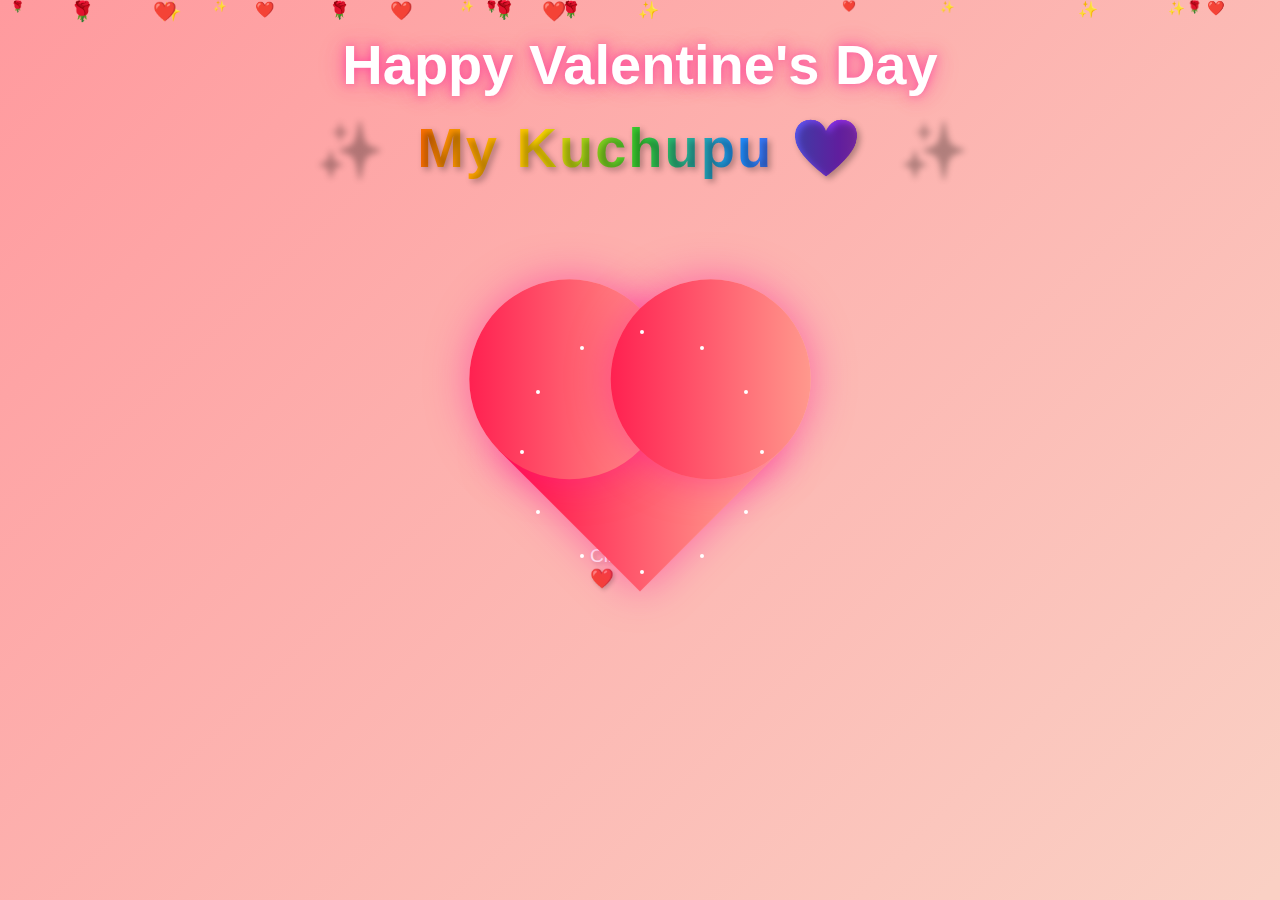
<file: index.html>
<!DOCTYPE html>
<html lang="en">
<head>
    <meta charset="UTF-8">
    <meta name="viewport" content="width=device-width, initial-scale=1.0">
    <title>Happy Valentine's Day Kuchupu ❤️</title>
    <script src="https://cdnjs.cloudflare.com/ajax/libs/gsap/3.12.2/gsap.min.js"></script>
    <style>
        * {
            margin: 0;
            padding: 0;
            box-sizing: border-box;
        }

        body {
            font-family: 'Arial', sans-serif;
            overflow: hidden;
            background: linear-gradient(135deg, #ff9a9e 0%, #fad0c4 99%, #fad0c4 100%);
            min-height: 100vh;
            display: flex;
            flex-direction: column;
            align-items: center;
            justify-content: flex-start;
            position: relative;
        }

        /* Pokkie-style heading */
        .valentine-title {
            text-align: center;
            margin-top: 2rem;
            position: relative;
            z-index: 10;
        }

        .main-title {
            font-size: 3.5rem;
            color: #fff;
            text-shadow: 0 0 10px rgba(255,20,147,0.5),
                         0 0 20px rgba(255,20,147,0.3),
                         0 0 30px rgba(255,20,147,0.2);
            animation: glow 2s ease-in-out infinite alternate;
            margin-bottom: 0.5rem;
        }

        .sub-title {
            font-size: 2rem;
            color: #ff69b4;
            text-shadow: 2px 2px 4px rgba(0,0,0,0.2);
            animation: float 3s ease-in-out infinite;
        }

        /* Enhanced heart container */
        .heart-container {
            position: absolute; /* Change from relative to absolute */
    top: 50%; /* Add this line */
    left: 50%; /* Add this line */
    transform: translate(-50%, -50%); /* Add this line */
    width: 200px;
    height: 200px;
    cursor: pointer;
    transition: transform 0.3s ease;
    z-index: 1;
    margin-top: 0; /* Remove margin-top */
        }

        .heart-container:hover {
            transform: scale(1.1);
        }

        .heart-container::before {
            content: 'Click Me ❤️';
            position: absolute;
            bottom: -40px;
            left: 50%;
            transform: translateX(-50%);
            color: white;
            font-size: 1.2rem;
            text-shadow: 2px 2px 4px rgba(0,0,0,0.2);
            animation: bounce 1s ease infinite;
        }

        .heart {
            position: absolute;
            width: 100%;
            height: 100%;
            background: linear-gradient(45deg, #ff0844 0%, #ffb199 100%);
            transform: rotate(45deg);
            animation: heartbeat 1.5s ease infinite;
            box-shadow: 0 0 40px rgba(255,20,147,0.5);
        }

        .heart::before,
        .heart::after {
            content: '';
            position: absolute;
            width: 100%;
            height: 100%;
            background: inherit;
            border-radius: 50%;
            box-shadow: inherit;
        }

        .heart::before {
            left: -50%;
        }

        .heart::after {
            top: -50%;
        }

        /* Particle effects */
        .particle {
            position: absolute;
            pointer-events: none;
            animation: particleFall linear infinite;
        }

        /* Enhanced animations */
        @keyframes heartbeat {
            0% { transform: rotate(45deg) scale(1); }
            25% { transform: rotate(45deg) scale(1.1); }
            50% { transform: rotate(45deg) scale(1); }
            75% { transform: rotate(45deg) scale(1.2); }
            100% { transform: rotate(45deg) scale(1); }
        }

        @keyframes glow {
            from {
                text-shadow: 0 0 10px rgba(255,20,147,0.5),
                            0 0 20px rgba(255,20,147,0.3),
                            0 0 30px rgba(255,20,147,0.2);
            }
            to {
                text-shadow: 0 0 20px rgba(255,20,147,0.6),
                            0 0 30px rgba(255,20,147,0.4),
                            0 0 40px rgba(255,20,147,0.3);
            }
        }

        @keyframes float {
            0%, 100% { transform: translateY(0); }
            50% { transform: translateY(-10px); }
        }

        @keyframes bounce {
            0%, 100% { transform: translateX(-50%) translateY(0); }
            50% { transform: translateX(-50%) translateY(-10px); }
        }

        @keyframes particleFall {
            0% {
                transform: translateY(-10vh) rotate(0deg);
                opacity: 1;
            }
            100% {
                transform: translateY(100vh) rotate(360deg);
                opacity: 0;
            }
        }

        /* Sparkle effect around heart */
        .sparkle {
            position: absolute;
            width: 4px;
            height: 4px;
            border-radius: 50%;
            background-color: white;
            animation: sparkle 1.5s linear infinite;
        }

        @keyframes sparkle {
            0% { transform: scale(0) rotate(0deg); opacity: 0; }
            50% { transform: scale(1) rotate(180deg); opacity: 1; }
            100% { transform: scale(0) rotate(360deg); opacity: 0; }
        }
        .sub-title {
            font-size: 3.5rem; /* Increased from 2rem */
            background: linear-gradient(to right, 
                #ff0000, #ff8c00, #ffd700, #32cd32, 
                #1e90ff, #8a2be2, #ff69b4);
            -webkit-background-clip: text;
            background-clip: text;
            color: transparent;
            text-shadow: 3px 3px 6px rgba(0,0,0,0.3);
            font-weight: bold;
            letter-spacing: 2px;
            animation: 
                float 3s ease-in-out infinite,
                rainbow 8s linear infinite;
            padding: 10px;
            border-radius: 15px;
            position: relative;
            z-index: 2;
        }
        
        @keyframes rainbow {
            0% { filter: hue-rotate(0deg); }
            100% { filter: hue-rotate(360deg); }
        }
        
        .sub-title::after {
            content: '✨';
            position: absolute;
            right: -30px;
            animation: sparkleEffect 1.5s infinite;
        }
        
        .sub-title::before {
            content: '✨';
            position: absolute;
            left: -30px;
            animation: sparkleEffect 1.5s infinite reverse;
        }
        
        @keyframes sparkleEffect {
            0% { transform: translate(0, 0) rotate(0deg); opacity: 1; }
            50% { transform: translate(5px, -5px) rotate(180deg); opacity: 0.5; }
            100% { transform: translate(0, 0) rotate(360deg); opacity: 1; }
        }
    </style>
</head>
<body>
    <div class="valentine-title">
        <h1 class="main-title">Happy Valentine's Day</h1>
        <h2 class="sub-title">My Kuchupu ❤️</h2>
    </div>

    <div class="heart-container" onclick="goToNextPage()">
        <div class="heart"></div>
    </div>

    <script>
        // Create particles
        function createParticles() {
            const particles = ['❤️', '🌹', '✨'];
            const body = document.body;
            
            for (let i = 0; i < 20; i++) {
                const particle = document.createElement('div');
                particle.className = 'particle';
                particle.textContent = particles[Math.floor(Math.random() * particles.length)];
                particle.style.left = `${Math.random() * 100}vw`;
                particle.style.fontSize = `${Math.random() * 10 + 10}px`;
                particle.style.animationDuration = `${Math.random() * 3 + 2}s`;
                particle.style.animationDelay = `${Math.random() * 2}s`;
                body.appendChild(particle);
            }
        }

        // Create sparkles around heart
        function createSparkles() {
            const heartContainer = document.querySelector('.heart-container');
            for (let i = 0; i < 12; i++) {
                const sparkle = document.createElement('div');
                sparkle.className = 'sparkle';
                const angle = (i / 12) * 360;
                const radius = 120;
                sparkle.style.left = `${radius * Math.cos(angle * Math.PI / 180) + 100}px`;
                sparkle.style.top = `${radius * Math.sin(angle * Math.PI / 180) + 100}px`;
                sparkle.style.animationDelay = `${i * 0.1}s`;
                heartContainer.appendChild(sparkle);
            }
        }

        // Smooth page transition
        function goToNextPage() {
            const heart = document.querySelector('.heart-container');
            gsap.to(heart, {
                scale: 2,
                opacity: 0,
                duration: 1,
                ease: "power2.inOut",
                onComplete: () => {
                    // Add your navigation logic here
                    window.location.href = 'lovestory.html';
                }
            });
        }

        // Initialize
        window.onload = () => {
            createParticles();
            createSparkles();
        };
    </script>
</body>
</html>
</file>
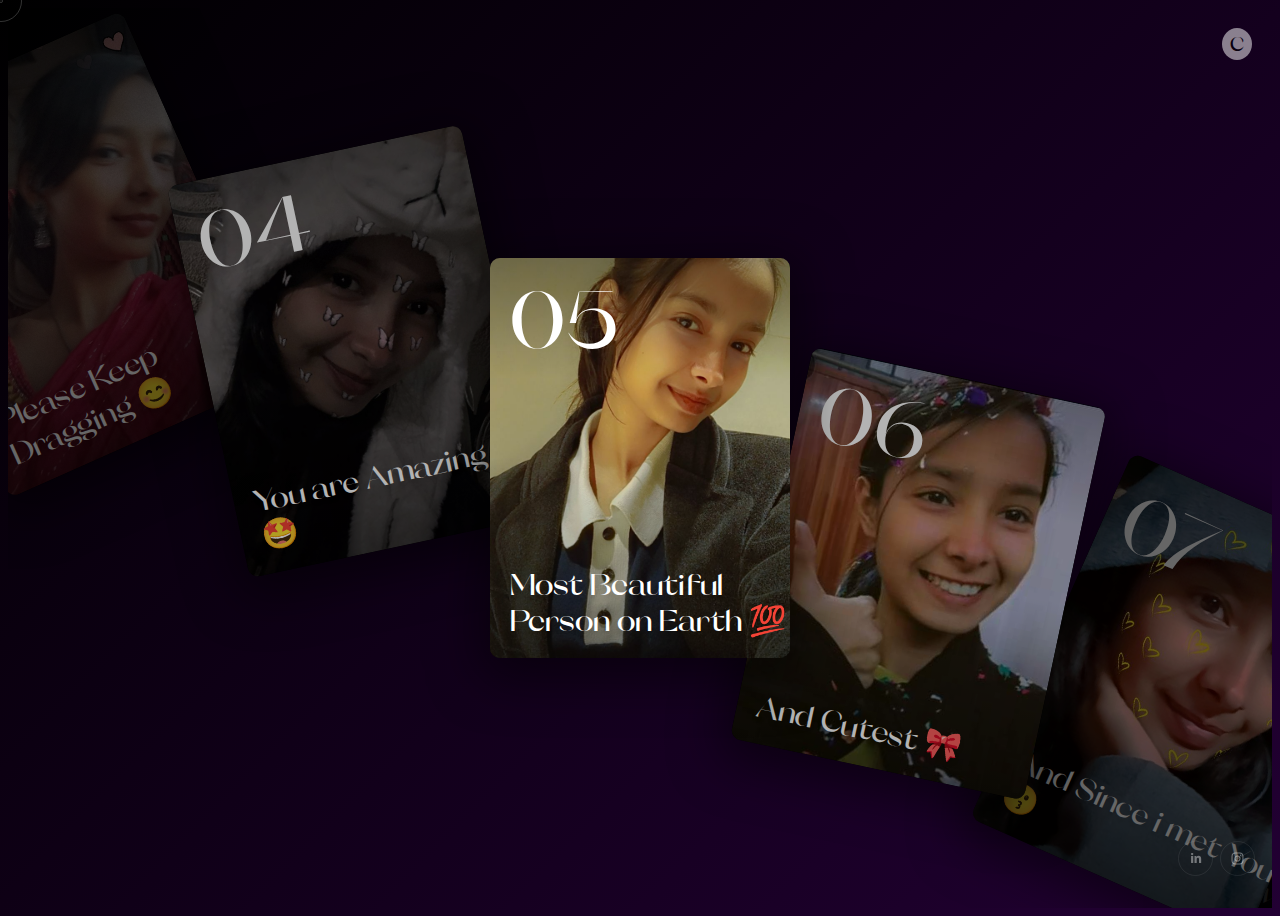
<file: collage.html>
<!DOCTYPE html>
<html lang="en">
<head>
  <meta charset="UTF-8">
  <title>A Collage of my First Crush!</title>
  <link rel="stylesheet" href="./style.css">
</head>
<body>
<!-- Your existing HTML content here -->
<div class="carousel">
    <div class="carousel-item">
        <div class="carousel-box">
            <div class="title">Hi 👋</div>
            <div class="num">01</div>
            <img src="Sauce/1.jpg" />
        </div>
    </div>

    <div class="carousel-item">
        <div class="carousel-box">
            <div class="title">I want to tell you Something 😍</div>
            <div class="num">02</div>
            <img src="Sauce/2.jpg" />
        </div>
    </div>

    <div class="carousel-item">
        <div class="carousel-box">
            <div class="title">Please Keep Dragging 😊 </div>
            <div class="num">03</div>
            <img src="Sauce/3.jpg" />
        </div>
    </div>

    <div class="carousel-item">
        <div class="carousel-box">
            <div class="title">You are Amazing 🤩 </div>
            <div class="num">04</div>
            <img src="Sauce/4.jpg" />
        </div>
    </div>

    <div class="carousel-item">
        <div class="carousel-box">
            <div class="title">Most Beautiful Person on Earth 💯</div>
            <div class="num">05</div>
            <img src="Sauce/5.jpg" />
        </div>
    </div>

    <div class="carousel-item">
        <div class="carousel-box">
            <div class="title">And Cutest 🎀</div>
            <div class="num">06</div>
            <img src="Sauce/6.jpg" />
        </div>
    </div>

    <div class="carousel-item">
        <div class="carousel-box">
            <div class="title">And Since i met You 😗 </div>
            <div class="num">07</div>
            <img src="Sauce/7.jpg" />
        </div>
    </div>

    <div class="carousel-item">
        <div class="carousel-box">
            <div class="title">I feel very Lucky Everyday 😇</div>
            <div class="num">08</div>
            <img src="Sauce/8.jpg" />
        </div>
    </div>

    <div class="carousel-item">
        <div class="carousel-box">
            <div class="title">and I have Crush on You 🥰</div>
            <div class="num">09</div>
            <img src="Sauce/9.jpg" />
        </div>
    </div>
    <div class="carousel-item">
        <div class="carousel-box">
            <div class="title">I love You ❤️</div>
            <div class="num">10</div>
            <img src="Sauce/10.jpg" />
        </div>
    </div>
</div>

<a href="https://www.instagram.com/college_wishlist" target="_blank" class="logo">C</a>
<div class="social">
  <a href="#" target="_blank">
    <svg>
      <use xlink:href="#ico-linkedin"></use></svg>
  </a>
  <a href="https://www.instagram.com/college_wishlist" target="_blank">
    <svg>
      <use xlink:href="#ico-instagram"></use></svg>
  </a>
</div>

<svg style="display: none">
  <symbol id="ico-instagram" viewBox="0 0 35 35">
    <circle opacity=".2" cx="17.5" cy="17.5" r="17" stroke="var(--fill)" fill="none"></circle>
    <path fill-rule="evenodd" clip-rule="evenodd" d="M24.944 20.476c.028-.457.042-1.282.042-2.476s-.014-2.019-.042-2.476c-.056-1.09-.378-1.93-.965-2.517s-1.422-.91-2.503-.965C21.018 12.014 20.194 12 19 12s-2.019.014-2.476.042c-1.081.047-1.92.368-2.517.965s-.918 1.436-.965 2.518C13.014 15.98 13 16.805 13 18c0 1.194.014 2.019.042 2.476.047 1.09.368 1.93.965 2.517s1.436.91 2.518.965c.466.028 1.29.042 2.475.042 1.184 0 2.01-.014 2.476-.042 1.072-.047 1.906-.368 2.503-.965.597-.597.918-1.436.965-2.517ZM19 13.075h-1.427c-.186 0-.438.01-.755.029a11.61 11.61 0 0 0-.797.07c-.215.028-.401.08-.56.154-.26.102-.489.251-.685.447-.196.196-.35.425-.461.685-.056.15-.103.336-.14.56a7.843 7.843 0 0 0-.084.811 7.113 7.113 0 0 0-.014.741c.01.178.01.453 0 .826-.01.373-.01.573 0 .601.01.028.01.228 0 .601s-.01.648 0 .826c.01.177.014.424.014.74 0 .318.028.588.084.812l.14.56c.112.26.265.489.461.685.196.196.425.345.685.447.15.056.336.108.56.154.224.047.49.07.797.07.308 0 .56.01.755.028.196.019.471.019.826 0 .354-.019.554-.019.601 0 .047.019.242.019.587 0s.62-.019.826 0c.205.019.456.01.755-.028.298-.037.569-.06.811-.07.242-.01.424-.06.546-.154.26-.102.494-.251.699-.447a1.75 1.75 0 0 0 .447-.686c.056-.149.103-.335.14-.559.038-.224.066-.494.084-.811.019-.317.023-.564.014-.741a11.82 11.82 0 0 1 0-.826c.01-.373.01-.573 0-.601-.01-.028-.01-.228 0-.601s.01-.648 0-.826c-.01-.177-.014-.424-.014-.74 0-.318-.028-.588-.084-.812l-.14-.56a1.956 1.956 0 0 0-1.147-1.133 3.979 3.979 0 0 0-.545-.153 3.915 3.915 0 0 0-.811-.07c-.326 0-.578-.01-.755-.028a5.916 5.916 0 0 0-.826 0c-.372.019-.568.019-.587 0Zm3.706 2.225c.14-.14.21-.308.21-.504a.57.57 0 0 0-.21-.503.767.767 0 0 0-.517-.21.718.718 0 0 0-.504.21.622.622 0 0 0-.21.503c.01.196.08.364.21.504s.299.21.504.21c.205 0 .377-.07.517-.21ZM22.063 18c0 .849-.298 1.576-.895 2.182a2.882 2.882 0 0 1-2.168.895 3.075 3.075 0 0 1-2.182-.895c-.606-.588-.904-1.315-.895-2.182.01-.867.308-1.594.895-2.182.588-.587 1.315-.886 2.182-.895.867-.01 1.59.29 2.168.895.578.606.876 1.333.895 2.182Zm-1.077 0a1.95 1.95 0 0 0-.573-1.413A1.897 1.897 0 0 0 19 16c-.56 0-1.03.196-1.413.587A2.001 2.001 0 0 0 17 18c-.01.55.186 1.021.587 1.413.401.391.872.587 1.413.587.54 0 1.012-.196 1.413-.587.4-.392.592-.863.573-1.413Z" transform="translate(-1.5 -0.5)" fill="var(--fill)"></path>
  </symbol>

  <symbol id="ico-linkedin" viewBox="0 0 35 35">
    <circle opacity=".2" cx="17.5" cy="17.5" r="17" stroke="var(--fill)" fill="none"></circle>
    <path fill-rule="evenodd" clip-rule="evenodd" d="M15.3025 14.0835C15.3025 14.3845 15.1934 14.6403 14.9752 14.851C14.757 15.0617 14.4786 15.167 14.14 15.167C13.8014 15.167 13.5267 15.0617 13.316 14.851C13.1053 14.6403 13 14.3807 13 14.0722C13 13.7637 13.1053 13.5079 13.316 13.3047C13.5267 13.1016 13.8051 13 14.1512 13C14.4974 13 14.772 13.1016 14.9752 13.3047C15.1783 13.5079 15.2874 13.7675 15.3025 14.0835ZM13.0677 23V16.0248H15.2348V23H13.0677ZM16.4763 16.0248C16.5064 16.8676 16.5214 17.6125 16.5214 18.2596V23H18.7111V18.9819C18.7111 18.7111 18.7336 18.5305 18.7788 18.4402C18.9895 17.8984 19.3582 17.6275 19.8849 17.6275C20.6223 17.6275 20.991 18.1317 20.991 19.14V23H23.158V18.8691C23.158 17.8758 22.9285 17.1272 22.4695 16.623C22.0105 16.1189 21.4048 15.8668 20.6524 15.8668C19.6742 15.8668 18.9594 16.243 18.5079 16.9955H18.4628L18.3499 16.0248H16.4763Z" transform="translate(0 -1)" fill="var(--fill)"></path>
  </symbol>
</svg>

<div class="cursor"></div>
<div class="cursor cursor2"></div>

<script>
  // Set a timer to redirect after 20 seconds
  setTimeout(function() {
    window.location.href = 'letter.html';
  }, 10000); // 20000 milliseconds = 20 seconds
</script>

<script  src="./script.js"></script>
</body>
</html>
</file>
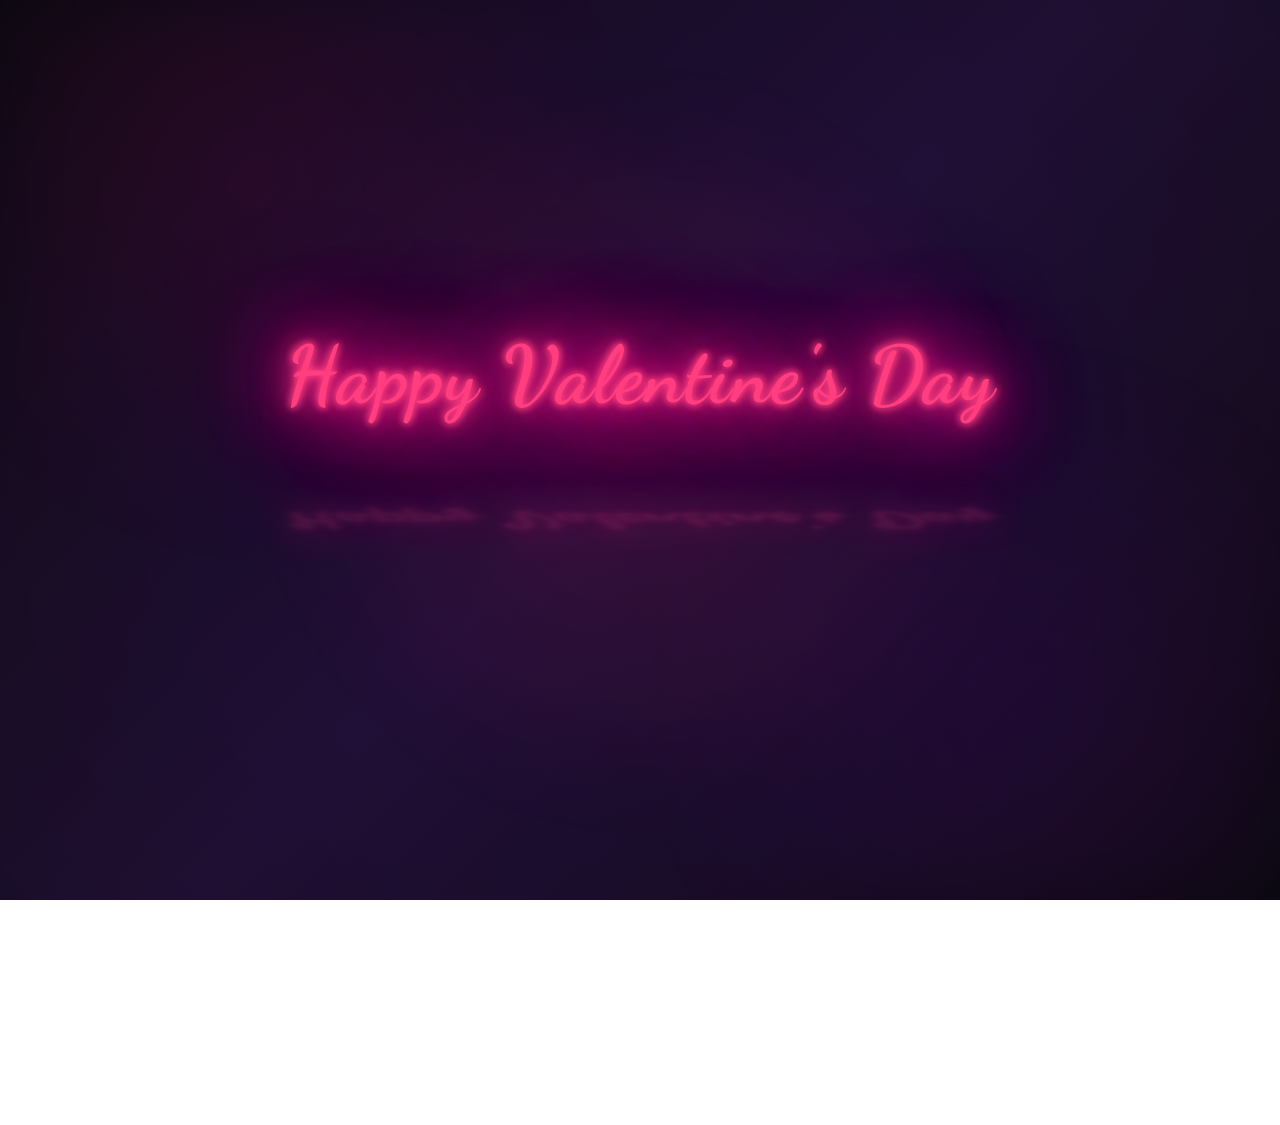
<file: final.html>
<!DOCTYPE html>
<html>
<head>
    <meta charset="UTF-8">
    <meta name="viewport" content="width=device-width, initial-scale=1.0">
    <title>Valentine's Day</title>
    <style>
        @import url('https://fonts.googleapis.com/css2?family=Dancing+Script:wght@700&display=swap');

        body, html {
            margin: 0;
            padding: 0;
            width: 100%;
            height: 100vh;
            display: flex;
            justify-content: center;
            align-items: center;
            background: linear-gradient(135deg, #0a0910 0%, #1a0f2e 50%, #0a0910 100%);
            overflow: hidden;
            position: relative;
        }

        .background-effects {
            position: absolute;
            top: 0;
            left: 0;
            width: 100%;
            height: 100%;
            background: 
                radial-gradient(circle at 20% 20%, rgba(255, 0, 98, 0.08) 0%, transparent 30%),
                radial-gradient(circle at 80% 80%, rgba(147, 0, 219, 0.08) 0%, transparent 30%),
                radial-gradient(circle at 50% 50%, rgba(255, 0, 98, 0.05) 0%, transparent 50%);
            filter: blur(30px);
            animation: backgroundPulse 8s ease-in-out infinite;
        }

        .sparkle {
            position: absolute;
            width: 2px;
            height: 2px;
            background-color: rgba(255, 255, 255, 0.8);
            border-radius: 50%;
            pointer-events: none;
            opacity: 0;
            box-shadow: 0 0 4px #fff;
        }

        .container {
            position: relative;
            text-align: center;
            z-index: 2;
        }

        .neon-text {
            font-family: 'Dancing Script', cursive;
            font-size: 5rem;
            color: #ff3d7f;
            text-shadow: 
                0 0 7px #ff3d7f,
                0 0 10px #ff3d7f,
                0 0 21px #ff3d7f,
                0 0 42px #ff1493,
                0 0 82px #ff1493,
                0 0 92px #ff1493,
                0 0 102px #ff1493,
                0 0 151px #ff1493;
            animation: pulsate 2.5s infinite alternate, colorShift 8s infinite;
            position: relative;
            z-index: 2;
            letter-spacing: 2px;
        }

        .reflection {
            transform: scaleY(-0.25) translateY(20px);
            opacity: 0.2;
            filter: blur(4px);
            background: linear-gradient(to bottom, rgba(255,255,255,0.1), transparent);
            -webkit-background-clip: text;
            background-clip: text;
            z-index: 1;
        }

        .glow-orb {
            position: absolute;
            border-radius: 50%;
            filter: blur(30px);
            opacity: 0.3;
            animation: orbFloat 10s infinite ease-in-out;
            mix-blend-mode: screen;
        }

        @keyframes backgroundPulse {
            0%, 100% { opacity: 0.3; }
            50% { opacity: 0.5; }
        }

        @keyframes pulsate {
            100% {
                text-shadow: 
                    0 0 4px #fff,
                    0 0 11px #fff,
                    0 0 19px #fff,
                    0 0 40px #ff1493,
                    0 0 80px #ff1493,
                    0 0 90px #ff1493,
                    0 0 100px #ff1493,
                    0 0 150px #ff1493;
            }
            0% {
                text-shadow: 
                    0 0 2px #fff,
                    0 0 4px #fff,
                    0 0 6px #fff,
                    0 0 10px #ff1493,
                    0 0 45px #ff1493,
                    0 0 55px #ff1493,
                    0 0 70px #ff1493,
                    0 0 80px #ff1493;
            }
        }

        @keyframes colorShift {
            0%, 100% { color: #ff3d7f; }
            33% { color: #e44fb9; }
            66% { color: #ff2464; }
        }

        @keyframes sparkleFloat {
            0% {
                transform: translate(0, 0) rotate(0deg);
                opacity: 0;
            }
            10% { opacity: 1; }
            100% {
                transform: translate(var(--moveX), var(--moveY)) rotate(360deg);
                opacity: 0;
            }
        }

        @keyframes orbFloat {
            0%, 100% { transform: translate(0, 0) scale(1); }
            50% { transform: translate(var(--floatX), var(--floatY)) scale(1.2); }
        }

        .heart {
            position: absolute;
            pointer-events: none;
            opacity: 0;
            filter: blur(1px);
            color: #ff3d7f;
            text-shadow: 0 0 8px #ff3d7f;
        }

        @keyframes float {
            0% {
                transform: translateY(0) rotate(0deg) scale(1);
                opacity: 0;
            }
            25% {
                opacity: 0.6;
                transform: translateY(-25vh) rotate(90deg) scale(1.2);
            }
            100% {
                transform: translateY(-100vh) rotate(360deg) scale(0.8);
                opacity: 0;
            }
        }

        .radial-glow {
            position: absolute;
            top: 50%;
            left: 50%;
            transform: translate(-50%, -50%);
            width: 150%;
            height: 150%;
            background: radial-gradient(circle, 
                rgba(255,20,147,0.1) 0%, 
                rgba(147,0,219,0.05) 30%, 
                rgba(255,20,147,0.02) 60%, 
                transparent 70%);
            z-index: 0;
            filter: blur(40px);
            animation: glowPulse 4s infinite alternate;
            mix-blend-mode: screen;
        }

        @keyframes glowPulse {
            0% { opacity: 0.3; transform: translate(-50%, -50%) scale(0.8); }
            100% { opacity: 0.5; transform: translate(-50%, -50%) scale(1.2); }
        }

        @media (max-width: 768px) {
            .neon-text {
                font-size: 3.5rem;
            }
        }

        @media (max-width: 480px) {
            .neon-text {
                font-size: 2.5rem;
            }
        }
    </style>
</head>
<body>
    <div class="background-effects"></div>
    <div class="radial-glow"></div>
    <div class="container">
        <h1 class="neon-text">Happy Valentine's Day</h1>
        <h1 class="neon-text reflection">Happy Valentine's Day</h1>
    </div>

    <script>
        function createGlowOrb() {
            const orb = document.createElement('div');
            orb.className = 'glow-orb';
            const size = Math.random() * 100 + 50;
            orb.style.width = size + 'px';
            orb.style.height = size + 'px';
            orb.style.background = `radial-gradient(circle, 
                hsla(${Math.random() * 40 + 330}, 100%, 60%, 0.2),
                hsla(${Math.random() * 40 + 330}, 100%, 60%, 0))`;
            orb.style.left = Math.random() * 100 + 'vw';
            orb.style.top = Math.random() * 100 + 'vh';
            orb.style.setProperty('--floatX', (Math.random() * 200 - 100) + 'px');
            orb.style.setProperty('--floatY', (Math.random() * 200 - 100) + 'px');
            
            document.body.appendChild(orb);
            
            setTimeout(() => orb.remove(), 10000);
        }

        function createSparkle() {
            const sparkle = document.createElement('div');
            sparkle.className = 'sparkle';
            sparkle.style.left = Math.random() * 100 + 'vw';
            sparkle.style.top = Math.random() * 100 + 'vh';
            sparkle.style.setProperty('--moveX', (Math.random() * 200 - 100) + 'px');
            sparkle.style.setProperty('--moveY', (Math.random() * 200 - 100) + 'px');
            sparkle.style.animation = `sparkleFloat ${Math.random() * 2 + 2}s linear`;
            
            document.body.appendChild(sparkle);
            
            sparkle.addEventListener('animationend', () => sparkle.remove());
        }

        function createHeart() {
            const heart = document.createElement('div');
            heart.innerHTML = '❤';
            heart.className = 'heart';
            heart.style.left = Math.random() * 100 + 'vw';
            heart.style.fontSize = (Math.random() * 20 + 10) + 'px';
            heart.style.animation = `float ${Math.random() * 3 + 4}s linear`;
            
            document.body.appendChild(heart);
            
            heart.addEventListener('animationend', () => heart.remove());
        }

        setInterval(createHeart, 300);
        setInterval(createSparkle, 200);
        setInterval(createGlowOrb, 2000);
    </script>
</body>
</html>
</file>
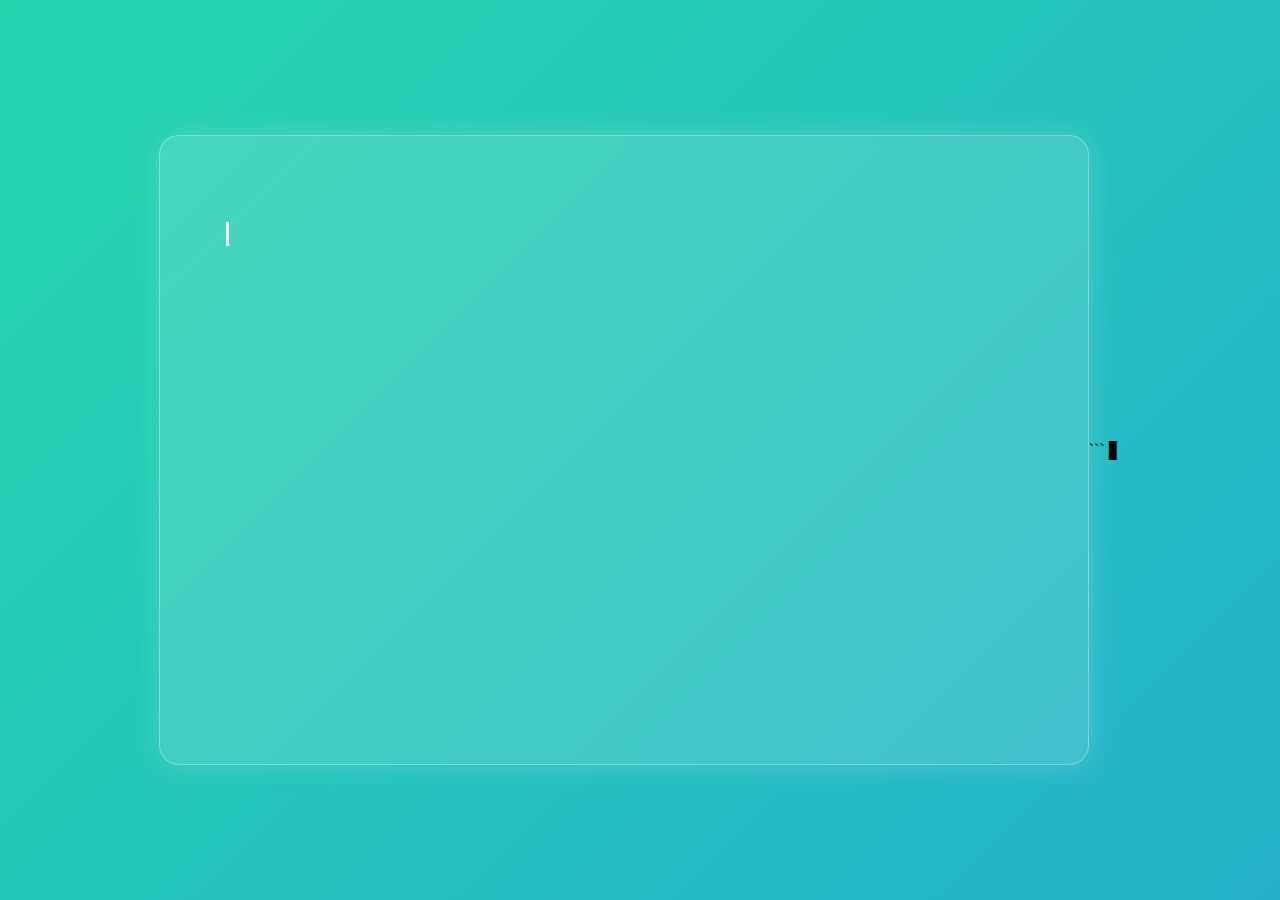
<file: letter.html>
<!DOCTYPE html>
<html lang="en">
<head>
    <meta charset="UTF-8">
    <meta name="viewport" content="width=device-width, initial-scale=1.0">
    <style>
        @import url('https://fonts.googleapis.com/css2?family=Dancing+Script:wght@400;700&family=Great+Vibes&family=Indie+Flower&display=swap');

        body {
            margin: 0;
            min-height: 100vh;
            display: flex;
            justify-content: center;
            align-items: center;
            background: linear-gradient(-45deg, #ee7752, #e73c7e, #23a6d5, #23d5ab);
            background-size: 400% 400%;
            animation: gradientBG 15s ease infinite;
            font-family: 'Quicksand', sans-serif;
            overflow: auto;
        }

        @keyframes gradientBG {
            0% { background-position: 0% 50%; }
            50% { background-position: 100% 50%; }
            100% { background-position: 0% 50%; }
        }

        .container {
            position: relative;
            width: 90%;
            max-width: 800px;
            min-height: 500px;
            padding: 5vw;
            background: rgba(255, 255, 255, 0.15);
            border-radius: 20px;
            backdrop-filter: blur(10px);
            box-shadow: 0 0 30px rgba(255, 255, 255, 0.2);
            border: 1px solid rgba(255, 255, 255, 0.3);
            transition: transform 1s ease-in-out, opacity 1s ease-in-out;
            overflow: auto;
        }

        .container.fade-out {
            transform: translateY(-100vh) rotate3d(1, 1, 0, 45deg);
            opacity: 0;
        }

        .letter {
            font-size: 3vw;
            line-height: 1.8;
            font-family: 'Indie Flower', cursive;
            color: white;
            text-shadow: 1px 1px 2px rgba(0, 0, 0, 0.2);
            white-space: pre-wrap;
            margin-bottom: 5vw;
            min-height: 300px;
        }

        .signature {
            font-family: 'Great Vibes', cursive;
            font-size: 4vw;
            color: white;
            text-align: right;
            margin-top: 2vw;
            opacity: 0;
            transform: translateY(2vw);
            transition: opacity 1s ease, transform 1s ease;
        }

        .signature.show {
            opacity: 1;
            transform: translateY(0);
        }

        .next-button {
            position: absolute;
            bottom: 5vw;
            left: 50%;
            transform: translateX(-50%) scale(0.9);
            padding: 2vw 5vw;
            font-size: 4vw;
            font-family: 'Great Vibes', cursive;
            background: linear-gradient(45deg, #ff6b6b, #ffe66d);
            color: white;
            border: none;
            border-radius: 25px;
            cursor: pointer;
            opacity: 0;
            transition: all 0.5s ease;
            box-shadow: 0 5px 15px rgba(0, 0, 0, 0.2);
        }

        .next-button.show {
            opacity: 1;
            transform: translateX(-50%) scale(1);
        }

        .next-button:hover {
            transform: translateX(-50%) scale(1.05);
            box-shadow: 0 8px 20px rgba(0, 0, 0, 0.3);
        }

        .loading-hearts {
            position: fixed;
            top: 50%;
            left: 50%;
            transform: translate(-50%, -50%);
            display: none;
            gap: 15px;
        }

        .loading-hearts span {
            display: inline-block;
            font-size: 6vw;
            animation: heartBeat 1.5s infinite;
        }

        .loading-hearts span:nth-child(2) {
            animation-delay: 0.2s;
        }

        .loading-hearts span:nth-child(3) {
            animation-delay: 0.4s;
        }

        @keyframes heartBeat {
            0%, 100% { transform: scale(1); }
            50% { transform: scale(1.3); }
        }

        .loading-hearts.show {
            display: flex;
        }

        .cursor {
            display: inline-block;
            width: 3px;
            height: 24px;
            background: white;
            margin-left: 2px;
            animation: blink 1s infinite;
            vertical-align: middle;
        }

        @keyframes blink {
            0%, 100% { opacity: 1; }
            50% { opacity: 0; }
        }

        /* Media Queries for smaller screens */
        @media (max-width: 768px) {
            .letter {
                font-size: 5vw;
            }

            .signature {
                font-size: 6vw;
            }

            .next-button {
                padding: 3vw 6vw;
                font-size: 5vw;
            }

            .container {
                padding: 8vw;
            }
        }

        @media (max-width: 480px) {
            .letter {
                font-size: 6vw;
            }

            .signature {
                font-size: 7vw;
            }

            .next-button {
                padding: 4vw 8vw;
                font-size: 6vw;
            }

            .container {
                padding: 10vw;
            }
        }

    </style>
</head>
<body>
    <div class="bokeh"> <!-- Bokeh elements added by JS --> </div>
    <div class="container">
        <div class="letter"></div>
        <div class="signature"></div>
        <button class="next-button">Continue to Next Surprise ❤️</button>
    </div>

    <div class="loading-hearts">
        <span>❤️</span>
        <span>❤️</span>
        <span>❤️</span>
    </div>

    <script>
        const loveLetter = `Dearest Babe,

I’m not your typical “good guy,” but for you? I’d break every rule and cross every line. You’re the one thing I’ve stolen, and I’m not giving you back.

I might be a pro at getting what I want, and right now, all I want is you. This is my heist—no getaway, no escape, just me and my heart locked up, waiting for you.

In my world, trust is rare, but with you, I’d risk it all. I’d steal anything for you, but all I need is you. You’re my greatest caper, my perfect crime.

So on this Valentine’s Day, I offer you my heart. Keep it safe. I’m yours… if you can catch me.`;

        const signature = "❤️ Yours, Pine ❤️";

        const letter = document.querySelector('.letter');
        const signatureElement = document.querySelector('.signature');
        const nextButton = document.querySelector('.next-button');
        const loadingHearts = document.querySelector('.loading-hearts');

        let letterIndex = 0;
        let isWriting = true;

        // Add cursor element
        const cursor = document.createElement('span');
        cursor.className = 'cursor';
        letter.appendChild(cursor);

        function writeLetter() {
            if (letterIndex < loveLetter.length) {
                letter.textContent = loveLetter.substring(0, letterIndex + 1);
                letter.appendChild(cursor);
                letterIndex++;

                // Adjust delay based on punctuation
                const currentChar = loveLetter[letterIndex - 1];
                let delay = 50; // Default typing speed

                if (/[,.!]/.test(currentChar)) delay = 400;
                if (/\n/.test(currentChar)) delay = 800;

                setTimeout(writeLetter, delay);
            } else {
                isWriting = false;
                cursor.remove();

                // Show signature with animation
                setTimeout(() => {
                    signatureElement.textContent = signature;
                    signatureElement.classList.add('show');

                    // Show button after signature
                    setTimeout(() => {
                        nextButton.classList.add('show');
                    }, 1000);
                }, 500);
            }
        }

        // Start writing after a short delay
        setTimeout(writeLetter, 1000);

        // Handle button click
        nextButton.addEventListener('click', () => {
            document.querySelector('.container').classList.add('fade-out');
            loadingHearts.classList.add('show');

            setTimeout(() => {
                window.location.href = 'final.html'; // Replace with your next page URL
            }, 2000);
        });
    </script>
</body>
</html>
``` ▋
</file>
<file: style.css>
body {
    overflow: hidden;
    font-family: "Roboto", serif;
    background: linear-gradient(135deg, black, #220033);
  }
  
  .carousel {
    position: relative;
    z-index: 1;
    height: 100vh;
    overflow: hidden;
    pointer-events: none;
  }
  
  .carousel-item {
    --items: 10;
    --width: clamp(150px, 30vw, 300px);
    --height: clamp(200px, 40vw, 400px);
    --x: calc(var(--active) * 800%);
    --y: calc(var(--active) * 200%);
    --rot: calc(var(--active) * 120deg);
    --opacity: calc(var(--zIndex) / var(--items) * 3 - 2);
    overflow: hidden;
    position: absolute;
    z-index: var(--zIndex);
    width: var(--width);
    height: var(--height);
    margin: calc(var(--height) * -0.5) 0 0 calc(var(--width) * -0.5);
    border-radius: 10px;
    top: 50%;
    left: 50%;
    -webkit-user-select: none;
       -moz-user-select: none;
        -ms-user-select: none;
            user-select: none;
    transform-origin: 0% 100%;
    box-shadow: 0 10px 50px 10px rgba(0, 0, 0, 0.5);
    background: black;
    pointer-events: all;
    transform: translate(var(--x), var(--y)) rotate(var(--rot));
    transition: transform 0.8s cubic-bezier(0, 0.02, 0, 1);
  }
  .carousel-item .carousel-box {
    position: absolute;
    z-index: 1;
    top: 0;
    left: 0;
    width: 100%;
    height: 100%;
    transition: opacity 0.8s cubic-bezier(0, 0.02, 0, 1);
    opacity: var(--opacity);
    font-family: "Orelo-sw-db", serif;
  }
  .carousel-item .carousel-box:before {
    content: "";
    position: absolute;
    z-index: 1;
    top: 0;
    left: 0;
    width: 100%;
    height: 100%;
    background: linear-gradient(to bottom, rgba(0, 0, 0, 0.3), rgba(0, 0, 0, 0) 30%, rgba(0, 0, 0, 0) 50%, rgba(0, 0, 0, 0.5));
  }
  .carousel-item .title {
    position: absolute;
    z-index: 1;
    color: #fff;
    bottom: 20px;
    left: 20px;
    transition: opacity 0.8s cubic-bezier(0, 0.02, 0, 1);
    font-size: clamp(20px, 3vw, 30px);
    text-shadow: 0 4px 4px rgba(0, 0, 0, 0.1);
  }
  .carousel-item .num {
    position: absolute;
    z-index: 1;
    color: #fff;
    top: 10px;
    left: 20px;
    transition: opacity 0.8s cubic-bezier(0, 0.02, 0, 1);
    font-size: clamp(20px, 10vw, 80px);
  }
  .carousel-item img {
    width: 100%;
    height: 100%;
    -o-object-fit: cover;
       object-fit: cover;
    pointer-events: none;
  }
  
  .layout {
    position: absolute;
    z-index: 0;
    top: 0;
    left: 0;
    width: 100%;
    height: 100%;
    pointer-events: none;
  }
  .layout:before {
    content: "";
    position: absolute;
    z-index: 1;
    top: 0;
    left: 90px;
    width: 10px;
    height: 100%;
    border: 1px solid #fff;
    border-top: none;
    border-bottom: none;
    opacity: 0.15;
  }
  .layout .box {
    position: absolute;
    bottom: 0;
    left: 30px;
    color: #fff;
    transform-origin: 0% 10%;
    transform: rotate(-90deg);
    font-size: 9px;
    line-height: 1.4;
    text-transform: uppercase;
    opacity: 0.4;
  }
  
  .logo {
    position: absolute;
    z-index: 2;
    top: 28px;
    right: 28px;
    width: 30px;
    height: 30px;
    background: #fff;
    border-radius: 50%;
    opacity: 0.5;
    display: flex;
    justify-content: center;
    align-items: center;
    font-family: "Orelo-sw-db", serif;
    pointer-events: all;
    color: black;
    text-decoration: none;
    font-size: 20px;
    overflow: hidden;
    padding-bottom: 0.1em;
  }
  
  .social {
    position: absolute;
    z-index: 10;
    bottom: 20px;
    right: 25px;
    color: #fff;
    opacity: 0.4;
  }
  .social a {
    display: inline-block;
    margin-left: 3px;
  }
  .social svg {
    --fill: #fff;
    width: 35px;
    height: 35px;
  }
  
  .cursor {
    position: fixed;
    z-index: 10;
    top: 0;
    left: 0;
    --size: 40px;
    width: var(--size);
    height: var(--size);
    border-radius: 50%;
    border: 1px solid rgba(255, 255, 255, 0.2);
    margin: calc(var(--size) * -0.5) 0 0 calc(var(--size) * -0.5);
    transition: transform 0.85s cubic-bezier(0, 0.02, 0, 1);
    display: none;
    pointer-events: none;
  }
  @media (pointer: fine) {
    .cursor {
      display: block;
    }
  }
  
  .cursor2 {
    --size: 2px;
    transition-duration: 0.7s;
  }
  
  @font-face {
    font-family: "Orelo-sw-db";
    src: url([data-uri]) format("truetype");
    font-weight: inherit;
    font-style: inherit;
  }
</file>
